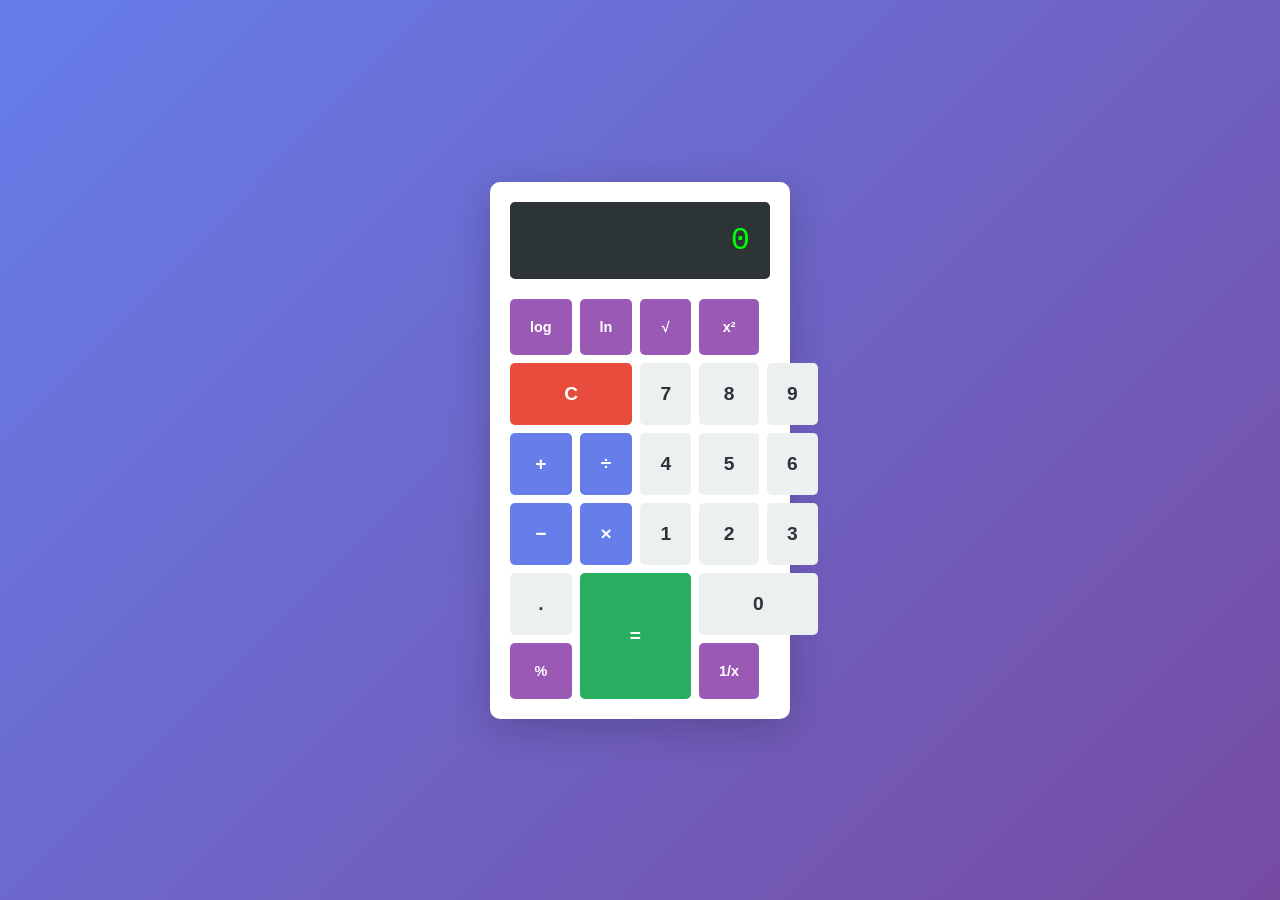
<file: output-style-test/calculator.html>
<!DOCTYPE html>
<html lang="ko">
<head>
  <meta charset="UTF-8">
  <meta name="viewport" content="width=device-width, initial-scale=1.0">
  <title>계산기</title>
  <style>
    * {
      margin: 0;
      padding: 0;
      box-sizing: border-box;
    }

    body {
      display: flex;
      justify-content: center;
      align-items: center;
      min-height: 100vh;
      background: linear-gradient(135deg, #667eea 0%, #764ba2 100%);
      font-family: 'Segoe UI', Tahoma, Geneva, Verdana, sans-serif;
    }

    .calculator {
      background: white;
      border-radius: 10px;
      box-shadow: 0 10px 40px rgba(0, 0, 0, 0.2);
      width: 300px;
      padding: 20px;
    }

    .display {
      background: #2d3436;
      color: #00ff00;
      font-size: 2em;
      padding: 20px;
      border-radius: 5px;
      text-align: right;
      margin-bottom: 20px;
      min-height: 60px;
      font-family: 'Courier New', monospace;
      word-break: break-all;
    }

    .buttons {
      display: grid;
      grid-template-columns: repeat(5, 1fr);
      gap: 8px;
    }

    button {
      padding: 20px;
      font-size: 1.2em;
      border: none;
      border-radius: 5px;
      cursor: pointer;
      font-weight: bold;
      transition: all 0.2s;
    }

    button:active {
      transform: scale(0.95);
    }

    .number {
      background: #ecf0f1;
      color: #2d3436;
    }

    .number:hover {
      background: #bdc3c7;
    }

    .operator {
      background: #667eea;
      color: white;
    }

    .operator:hover {
      background: #5568d3;
    }

    .equals {
      background: #27ae60;
      color: white;
      grid-column: span 2;
    }

    .equals:hover {
      background: #229954;
    }

    .clear {
      background: #e74c3c;
      color: white;
      grid-column: span 2;
    }

    .clear:hover {
      background: #c0392b;
    }

    /* 과학 함수 버튼 스타일 */
    .science {
      background: #9b59b6;
      color: white;
      font-size: 0.9em;
    }

    .science:hover {
      background: #8e44ad;
    }
  </style>
</head>
<body>
  <div class="calculator">
    <div class="display" id="display">0</div>
    <div class="buttons">
      <!-- 과학 함수 행 -->
      <button class="science" onclick="applyScienceFunction('log')">log</button>
      <button class="science" onclick="applyScienceFunction('ln')">ln</button>
      <button class="science" onclick="applyScienceFunction('sqrt')">√</button>
      <button class="science" onclick="applyScienceFunction('pow')">x²</button>
      <button class="clear" onclick="clearDisplay()">C</button>

      <!-- 숫자 행 1 -->
      <button class="number" onclick="appendNumber('7')">7</button>
      <button class="number" onclick="appendNumber('8')">8</button>
      <button class="number" onclick="appendNumber('9')">9</button>
      <button class="operator" onclick="appendOperator('+')">+</button>
      <button class="operator" onclick="appendOperator('/')">÷</button>

      <!-- 숫자 행 2 -->
      <button class="number" onclick="appendNumber('4')">4</button>
      <button class="number" onclick="appendNumber('5')">5</button>
      <button class="number" onclick="appendNumber('6')">6</button>
      <button class="operator" onclick="appendOperator('-')">−</button>
      <button class="operator" onclick="appendOperator('*')">×</button>

      <!-- 숫자 행 3 -->
      <button class="number" onclick="appendNumber('1')">1</button>
      <button class="number" onclick="appendNumber('2')">2</button>
      <button class="number" onclick="appendNumber('3')">3</button>
      <button class="number" onclick="appendNumber('.')">.</button>
      <button class="equals" onclick="calculate()" style="grid-row: span 2;">=</button>

      <!-- 숫자 행 4 -->
      <button class="number" onclick="appendNumber('0')" style="grid-column: span 2;">0</button>
      <button class="science" onclick="applyScienceFunction('percent')">%</button>
      <button class="science" onclick="applyScienceFunction('invert')">1/x</button>
    </div>
  </div>

  <script>
    let display = document.getElementById('display');
    let currentValue = '0';
    let previousValue = '';
    let operation = null;
    let shouldResetDisplay = false;

    function updateDisplay() {
      display.textContent = currentValue;
    }

    function appendNumber(num) {
      if (shouldResetDisplay) {
        currentValue = num;
        shouldResetDisplay = false;
      } else {
        if (currentValue === '0' && num !== '.') {
          currentValue = num;
        } else if (num === '.' && currentValue.includes('.')) {
          return;
        } else {
          currentValue += num;
        }
      }
      updateDisplay();
    }

    function appendOperator(op) {
      if (operation !== null) {
        calculate();
      }
      previousValue = currentValue;
      operation = op;
      shouldResetDisplay = true;
    }

    function calculate() {
      if (operation === null || shouldResetDisplay) return;

      const prev = parseFloat(previousValue);
      const current = parseFloat(currentValue);
      let result;

      switch (operation) {
        case '+':
          result = prev + current;
          break;
        case '-':
          result = prev - current;
          break;
        case '*':
          result = prev * current;
          break;
        case '/':
          result = current !== 0 ? prev / current : 0;
          break;
        default:
          return;
      }

      currentValue = String(result);
      operation = null;
      shouldResetDisplay = true;
      updateDisplay();
    }

    function clearDisplay() {
      currentValue = '0';
      previousValue = '';
      operation = null;
      shouldResetDisplay = false;
      updateDisplay();
    }

    // 과학 함수 처리 (단항 연산자)
    function applyScienceFunction(func) {
      const num = parseFloat(currentValue);
      let result;

      switch (func) {
        case 'log':
          // 상용 로그 (밑이 10)
          result = Math.log10(num);
          break;
        case 'ln':
          // 자연 로그 (밑이 e)
          result = Math.log(num);
          break;
        case 'sqrt':
          // 제곱근
          result = Math.sqrt(num);
          break;
        case 'pow':
          // 제곱
          result = num * num;
          break;
        case 'percent':
          // 백분율
          result = num / 100;
          break;
        case 'invert':
          // 역수 (1/x)
          result = num !== 0 ? 1 / num : 0;
          break;
        default:
          return;
      }

      currentValue = String(result);
      operation = null;
      shouldResetDisplay = true;
      updateDisplay();
    }

    updateDisplay();
  </script>
</body>
</html>
</file>
